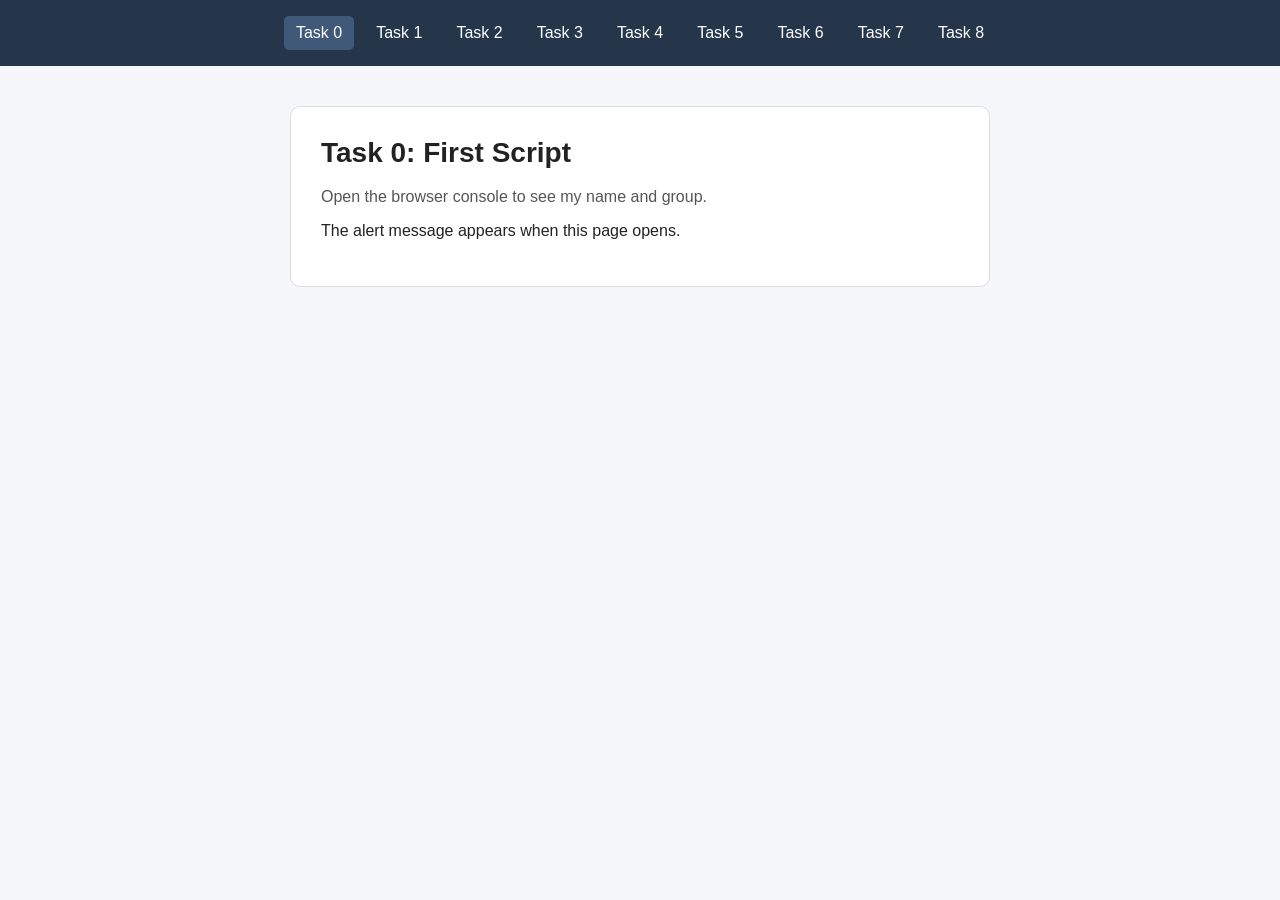
<file: index.html>
<!DOCTYPE html>
<html lang="en">
<head>
    <meta charset="UTF-8">
    <meta name="viewport" content="width=device-width, initial-scale=1.0">
    <title>Task 0 - First Script</title>
    <link rel="stylesheet" href="CSS/style.css">
</head>
<body>
    <header>
        <nav class="task-navbar" aria-label="Task navigation">
            <a href="index.html" class="active" aria-current="page">Task 0</a>
            <a href="task1.html">Task 1</a>
            <a href="task2.html">Task 2</a>
            <a href="task3.html">Task 3</a>
            <a href="task4.html">Task 4</a>
            <a href="task5.html">Task 5</a>
            <a href="task6.html">Task 6</a>
            <a href="task7.html">Task 7</a>
            <a href="task8.html">Task 8</a>
        </nav>
    </header>

    <main>
        <h1>Task 0: First Script</h1>
        <p class="description">Open the browser console to see my name and group.</p>
        <p>The alert message appears when this page opens.</p>
    </main>

    <script src="JS/task0.js"></script>
</body>
</html>
</file>
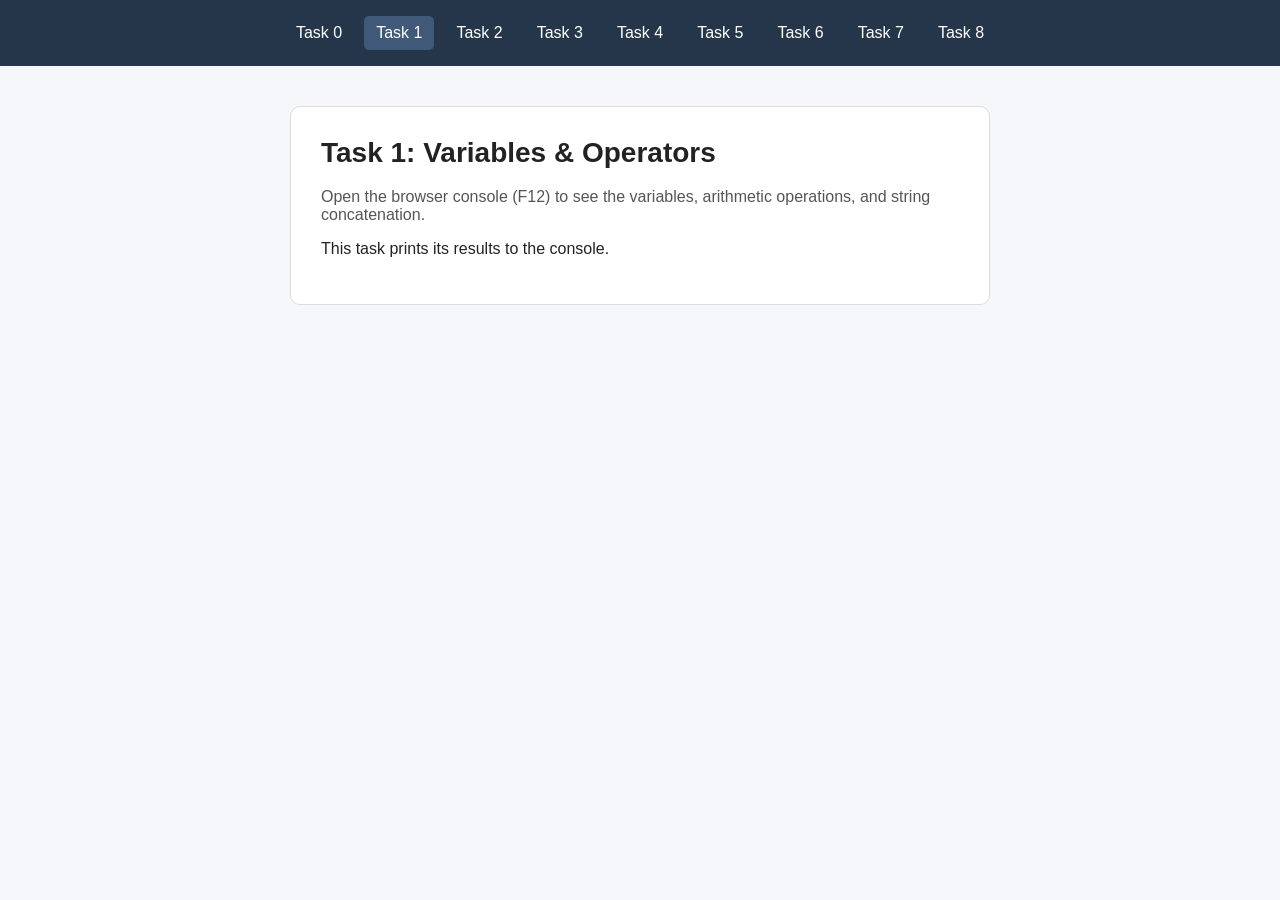
<file: task1.html>
<!DOCTYPE html>
<html lang="en">
<head>
    <meta charset="UTF-8">
    <meta name="viewport" content="width=device-width, initial-scale=1.0">
    <title>Task 1 - Variables &amp; Operators</title>
    <link rel="stylesheet" href="CSS/style.css">
</head>
<body>
    <header>
        <nav class="task-navbar" aria-label="Task navigation">
            <a href="index.html">Task 0</a>
            <a href="task1.html" class="active" aria-current="page">Task 1</a>
            <a href="task2.html">Task 2</a>
            <a href="task3.html">Task 3</a>
            <a href="task4.html">Task 4</a>
            <a href="task5.html">Task 5</a>
            <a href="task6.html">Task 6</a>
            <a href="task7.html">Task 7</a>
            <a href="task8.html">Task 8</a>
        </nav>
    </header>

    <main>
        <h1>Task 1: Variables &amp; Operators</h1>
        <p class="description">Open the browser console (F12) to see the variables, arithmetic operations, and string concatenation.</p>
        <p>This task prints its results to the console.</p>
    </main>

    <script src="JS/task1.js"></script>
</body>
</html>
</file>
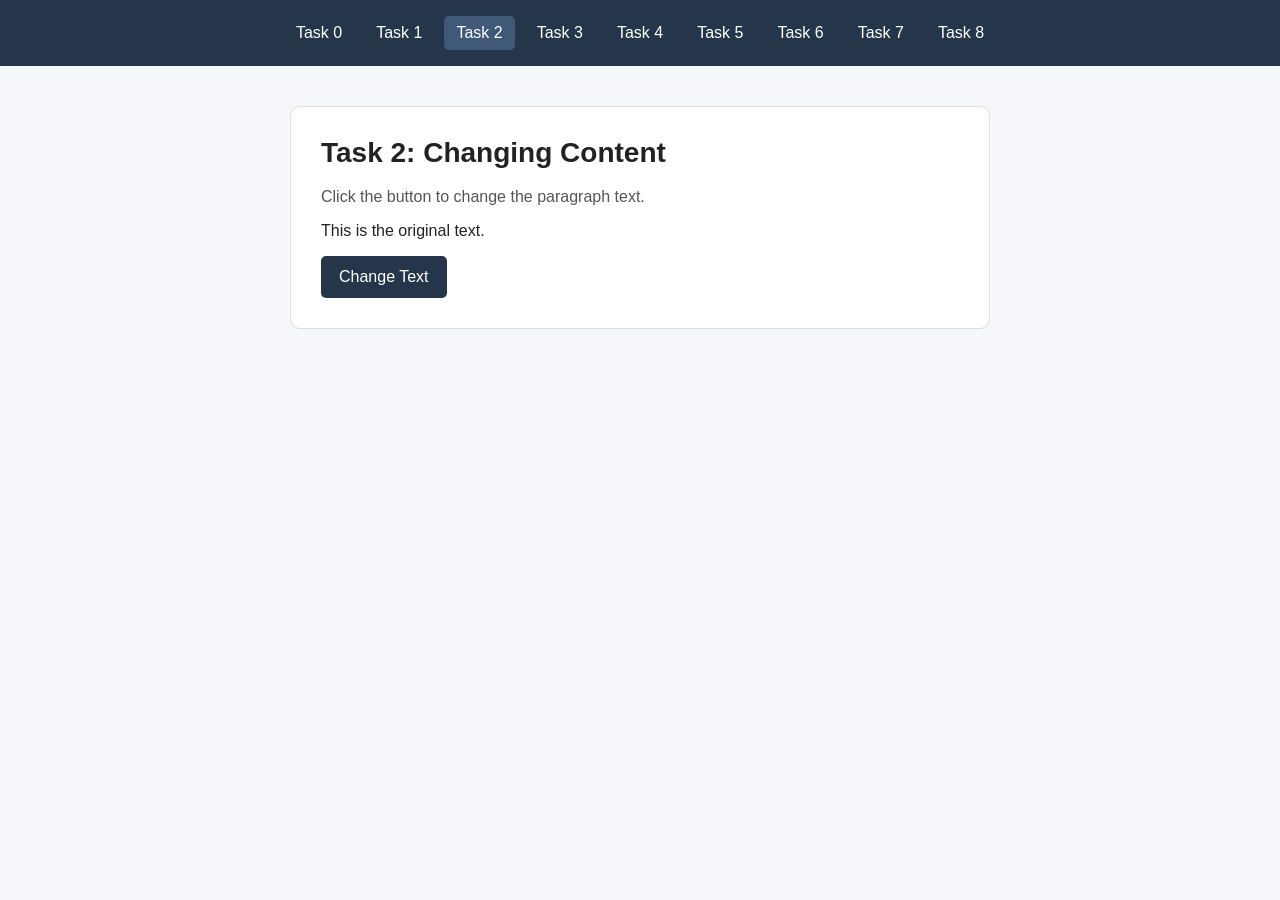
<file: task2.html>
<!DOCTYPE html>
<html lang="en">
<head>
    <meta charset="UTF-8">
    <meta name="viewport" content="width=device-width, initial-scale=1.0">
    <title>Task 2 - Changing Content</title>
    <link rel="stylesheet" href="CSS/style.css">
</head>
<body>
    <header>
        <nav class="task-navbar" aria-label="Task navigation">
            <a href="index.html">Task 0</a>
            <a href="task1.html">Task 1</a>
            <a href="task2.html" class="active" aria-current="page">Task 2</a>
            <a href="task3.html">Task 3</a>
            <a href="task4.html">Task 4</a>
            <a href="task5.html">Task 5</a>
            <a href="task6.html">Task 6</a>
            <a href="task7.html">Task 7</a>
            <a href="task8.html">Task 8</a>
        </nav>
    </header>

    <main>
        <h1>Task 2: Changing Content</h1>
        <p class="description">Click the button to change the paragraph text.</p>
        <p id="message">This is the original text.</p>
        <button type="button" id="changeText">Change Text</button>
    </main>

    <script src="JS/task2.js"></script>
</body>
</html>
</file>
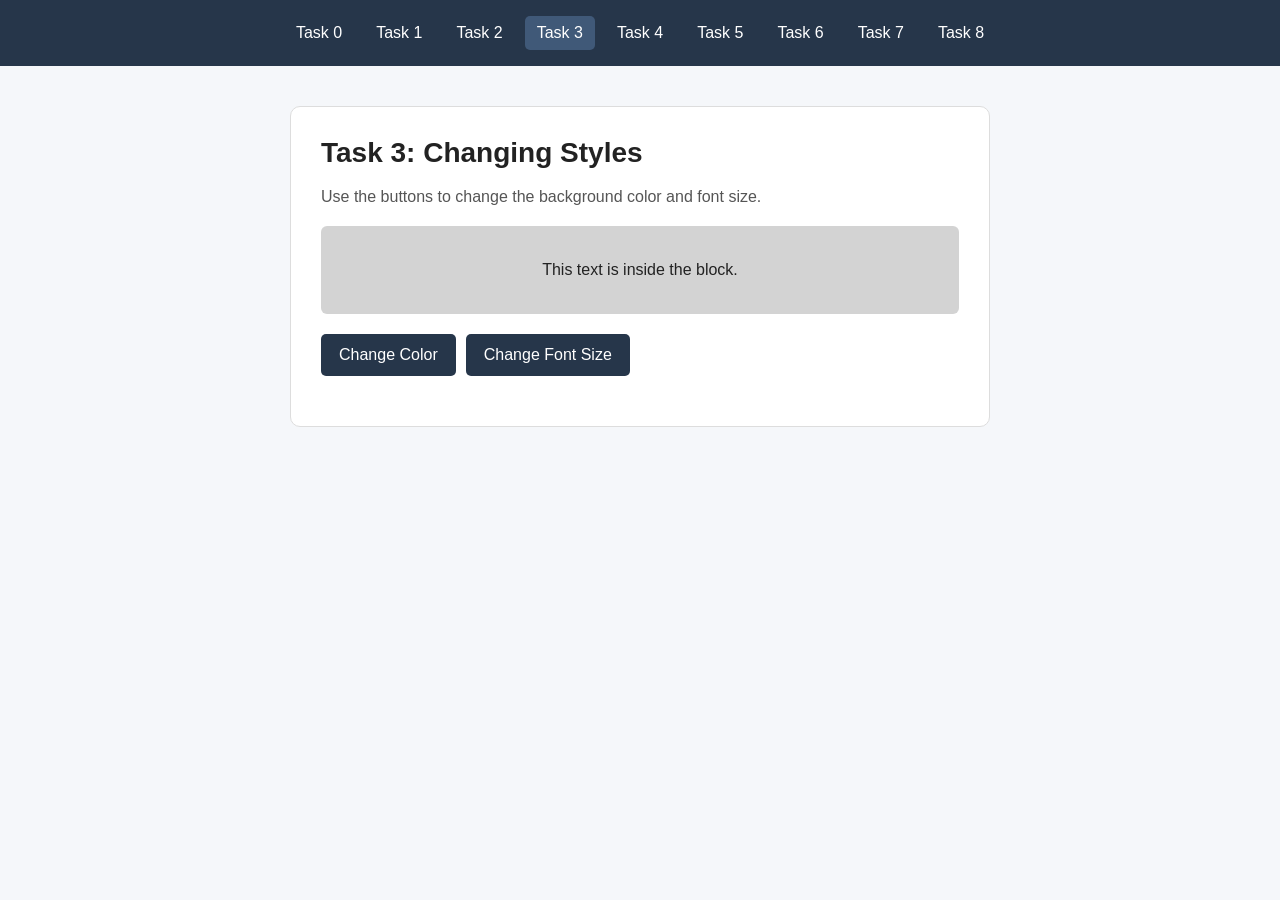
<file: task3.html>
<!DOCTYPE html>
<html lang="en">
<head>
    <meta charset="UTF-8">
    <meta name="viewport" content="width=device-width, initial-scale=1.0">
    <title>Task 3 - Changing Styles</title>
    <link rel="stylesheet" href="CSS/style.css">
</head>
<body>
    <header>
        <nav class="task-navbar" aria-label="Task navigation">
            <a href="index.html">Task 0</a>
            <a href="task1.html">Task 1</a>
            <a href="task2.html">Task 2</a>
            <a href="task3.html" class="active" aria-current="page">Task 3</a>
            <a href="task4.html">Task 4</a>
            <a href="task5.html">Task 5</a>
            <a href="task6.html">Task 6</a>
            <a href="task7.html">Task 7</a>
            <a href="task8.html">Task 8</a>
        </nav>
    </header>

    <main>
        <h1>Task 3: Changing Styles</h1>
        <p class="description">Use the buttons to change the background color and font size.</p>
        <div id="styleBlock" class="example-box">
            This text is inside the block.
        </div>
        <div class="button-group">
            <button type="button" id="changeColor">Change Color</button>
            <button type="button" id="changeFont">Change Font Size</button>
        </div>
    </main>

    <script src="JS/task3.js"></script>
</body>
</html>
</file>
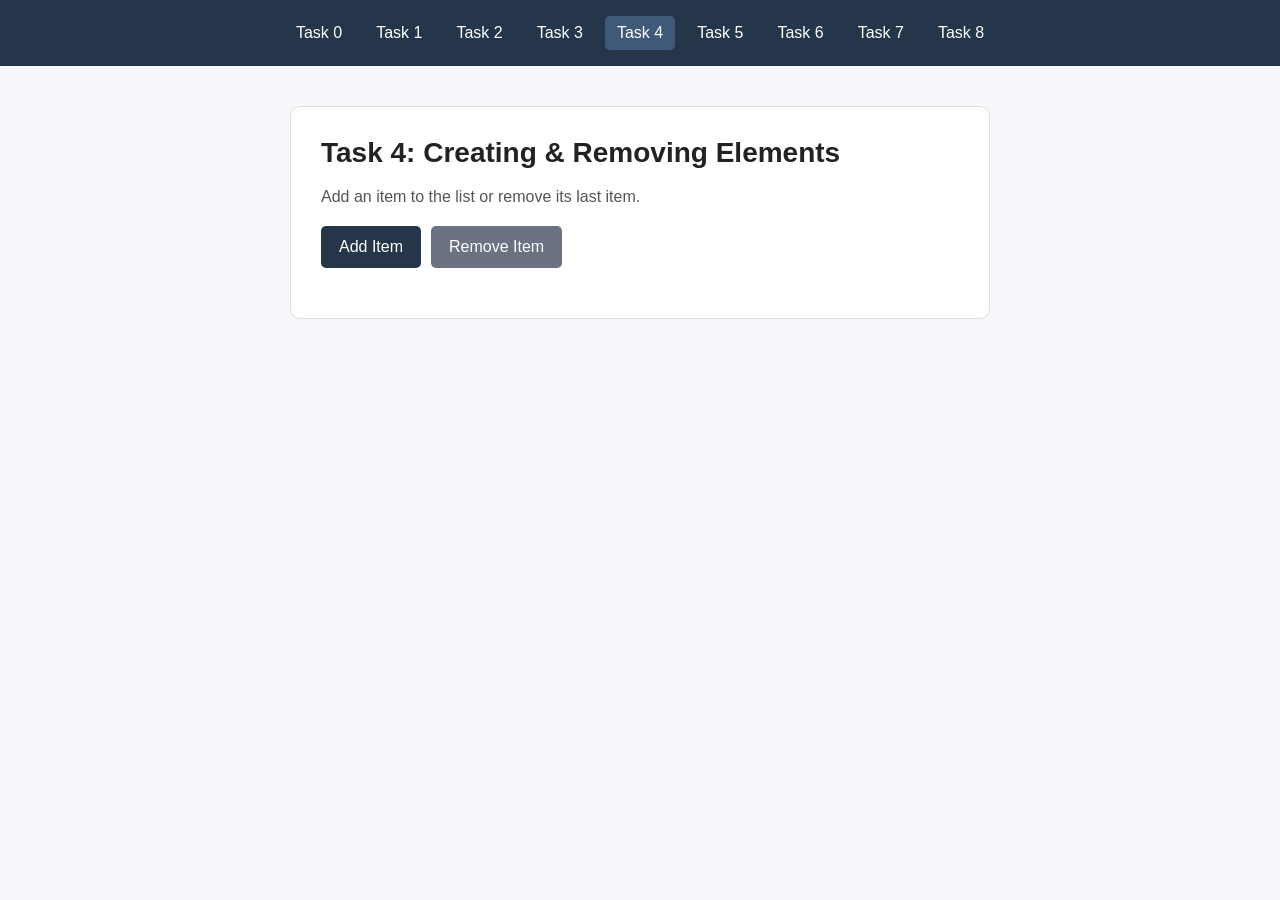
<file: task4.html>
<!DOCTYPE html>
<html lang="en">
<head>
    <meta charset="UTF-8">
    <meta name="viewport" content="width=device-width, initial-scale=1.0">
    <title>Task 4 - Creating &amp; Removing Elements</title>
    <link rel="stylesheet" href="CSS/style.css">
</head>
<body>
    <header>
        <nav class="task-navbar" aria-label="Task navigation">
            <a href="index.html">Task 0</a>
            <a href="task1.html">Task 1</a>
            <a href="task2.html">Task 2</a>
            <a href="task3.html">Task 3</a>
            <a href="task4.html" class="active" aria-current="page">Task 4</a>
            <a href="task5.html">Task 5</a>
            <a href="task6.html">Task 6</a>
            <a href="task7.html">Task 7</a>
            <a href="task8.html">Task 8</a>
        </nav>
    </header>

    <main>
        <h1>Task 4: Creating &amp; Removing Elements</h1>
        <p class="description">Add an item to the list or remove its last item.</p>
        <div class="button-group">
            <button type="button" id="addItem">Add Item</button>
            <button type="button" id="removeItem" class="secondary">Remove Item</button>
        </div>
        <ul id="itemList" class="simple-list"></ul>
    </main>

    <script src="JS/task4.js"></script>
</body>
</html>
</file>
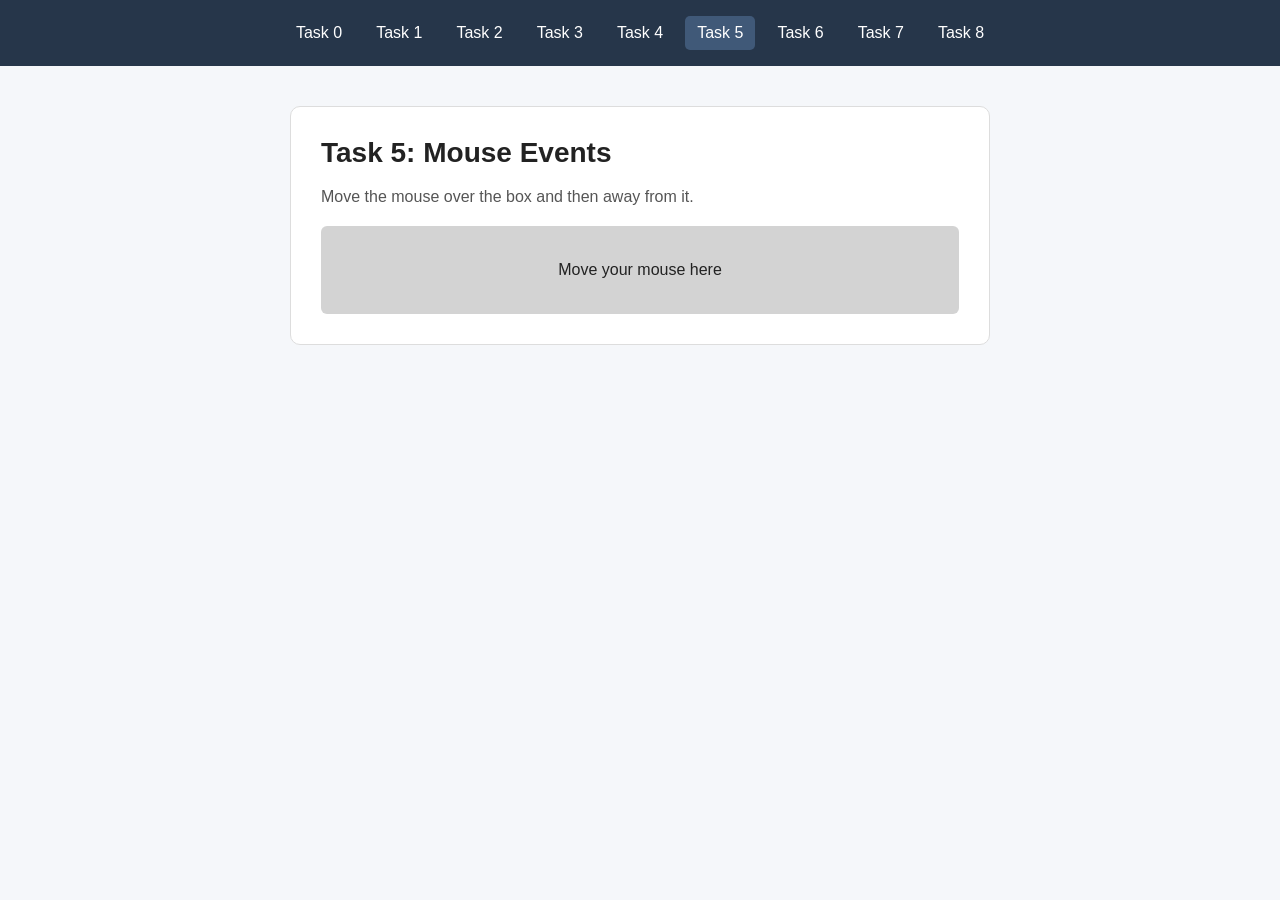
<file: task5.html>
<!DOCTYPE html>
<html lang="en">
<head>
    <meta charset="UTF-8">
    <meta name="viewport" content="width=device-width, initial-scale=1.0">
    <title>Task 5 - Mouse Events</title>
    <link rel="stylesheet" href="CSS/style.css">
</head>
<body>
    <header>
        <nav class="task-navbar" aria-label="Task navigation">
            <a href="index.html">Task 0</a>
            <a href="task1.html">Task 1</a>
            <a href="task2.html">Task 2</a>
            <a href="task3.html">Task 3</a>
            <a href="task4.html">Task 4</a>
            <a href="task5.html" class="active" aria-current="page">Task 5</a>
            <a href="task6.html">Task 6</a>
            <a href="task7.html">Task 7</a>
            <a href="task8.html">Task 8</a>
        </nav>
    </header>

    <main>
        <h1>Task 5: Mouse Events</h1>
        <p class="description">Move the mouse over the box and then away from it.</p>
        <div id="hoverBox" class="example-box hover-box">
            Move your mouse here
        </div>
    </main>

    <script src="JS/task5.js"></script>
</body>
</html>
</file>
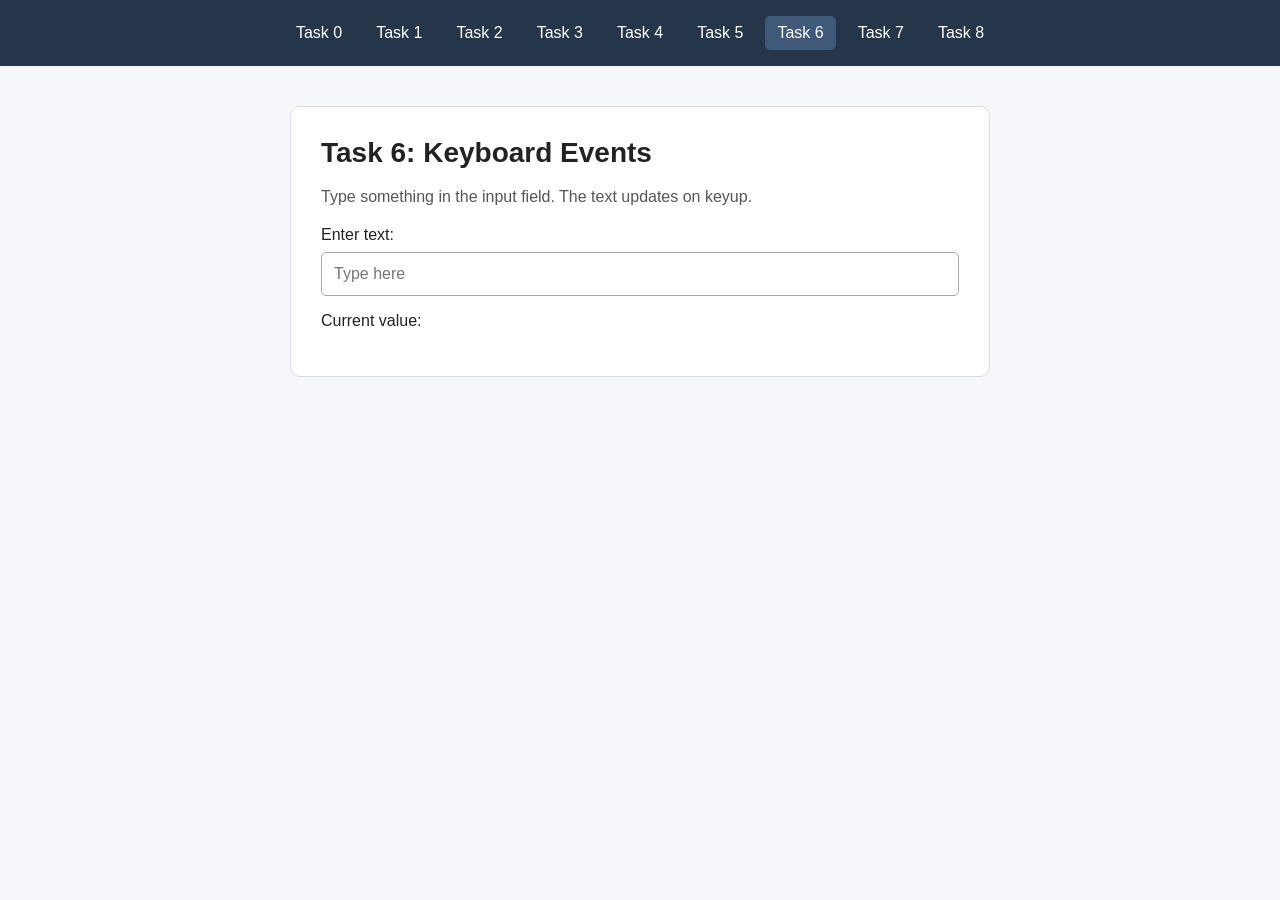
<file: task6.html>
<!DOCTYPE html>
<html lang="en">
<head>
    <meta charset="UTF-8">
    <meta name="viewport" content="width=device-width, initial-scale=1.0">
    <title>Task 6 - Keyboard Events</title>
    <link rel="stylesheet" href="CSS/style.css">
</head>
<body>
    <header>
        <nav class="task-navbar" aria-label="Task navigation">
            <a href="index.html">Task 0</a>
            <a href="task1.html">Task 1</a>
            <a href="task2.html">Task 2</a>
            <a href="task3.html">Task 3</a>
            <a href="task4.html">Task 4</a>
            <a href="task5.html">Task 5</a>
            <a href="task6.html" class="active" aria-current="page">Task 6</a>
            <a href="task7.html">Task 7</a>
            <a href="task8.html">Task 8</a>
        </nav>
    </header>

    <main>
        <h1>Task 6: Keyboard Events</h1>
        <p class="description">Type something in the input field. The text updates on keyup.</p>
        <label for="liveInput">Enter text:</label>
        <input type="text" id="liveInput" placeholder="Type here">
        <p>Current value: <span id="liveOutput"></span></p>
    </main>

    <script src="JS/task6.js"></script>
</body>
</html>
</file>
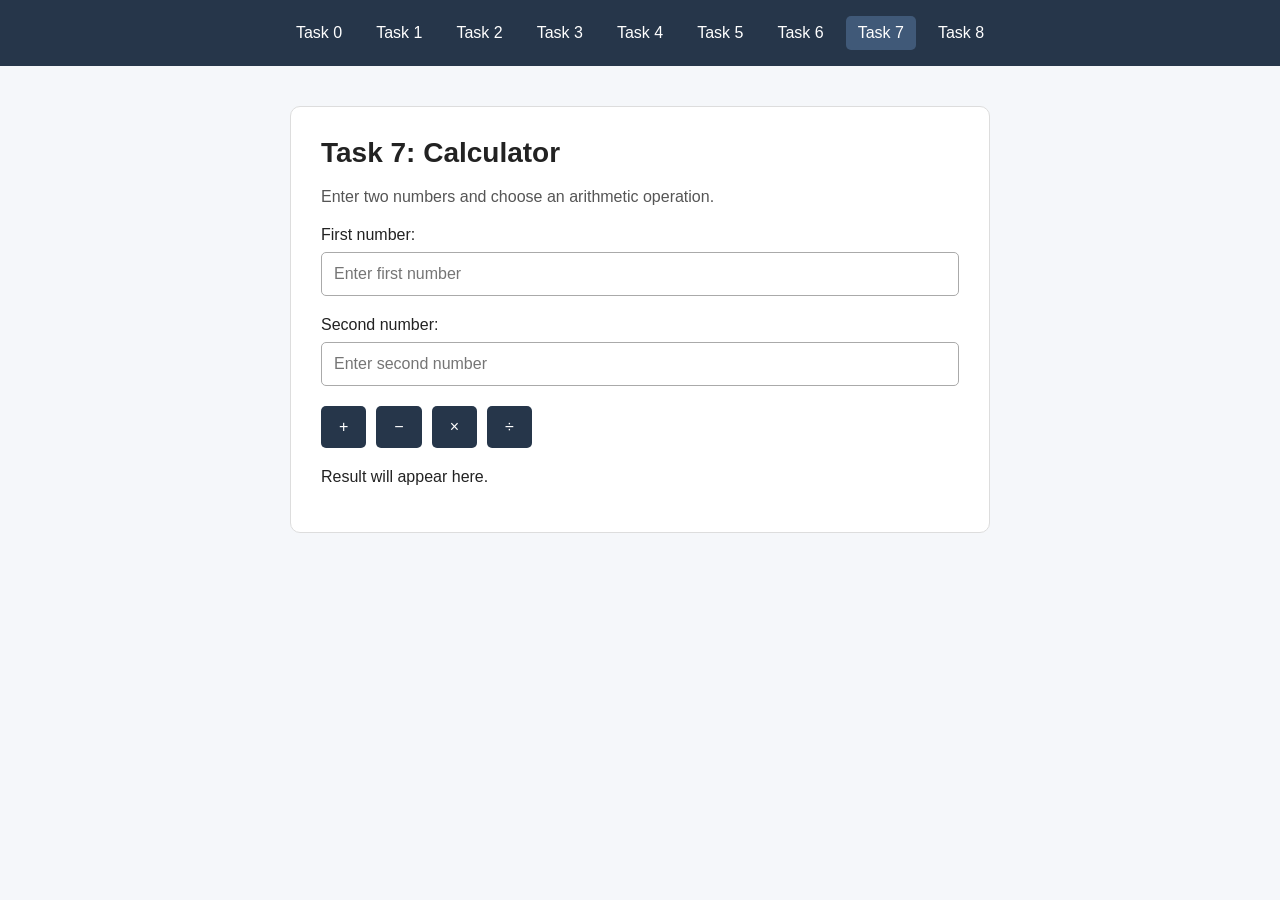
<file: task7.html>
<!DOCTYPE html>
<html lang="en">
<head>
    <meta charset="UTF-8">
    <meta name="viewport" content="width=device-width, initial-scale=1.0">
    <title>Task 7 - Calculator</title>
    <link rel="stylesheet" href="CSS/style.css">
</head>
<body>
    <header>
        <nav class="task-navbar" aria-label="Task navigation">
            <a href="index.html">Task 0</a>
            <a href="task1.html">Task 1</a>
            <a href="task2.html">Task 2</a>
            <a href="task3.html">Task 3</a>
            <a href="task4.html">Task 4</a>
            <a href="task5.html">Task 5</a>
            <a href="task6.html">Task 6</a>
            <a href="task7.html" class="active" aria-current="page">Task 7</a>
            <a href="task8.html">Task 8</a>
        </nav>
    </header>

    <main>
        <h1>Task 7: Calculator</h1>
        <p class="description">Enter two numbers and choose an arithmetic operation.</p>
        <label for="firstNumber">First number:</label>
        <input type="number" id="firstNumber" step="any" placeholder="Enter first number">

        <label for="secondNumber">Second number:</label>
        <input type="number" id="secondNumber" step="any" placeholder="Enter second number">

        <div class="button-group">
            <button type="button" id="add">+</button>
            <button type="button" id="subtract">−</button>
            <button type="button" id="multiply">×</button>
            <button type="button" id="divide">÷</button>
        </div>
        <p id="result" role="status" aria-live="polite">Result will appear here.</p>
    </main>

    <script src="JS/task7.js"></script>
</body>
</html>
</file>
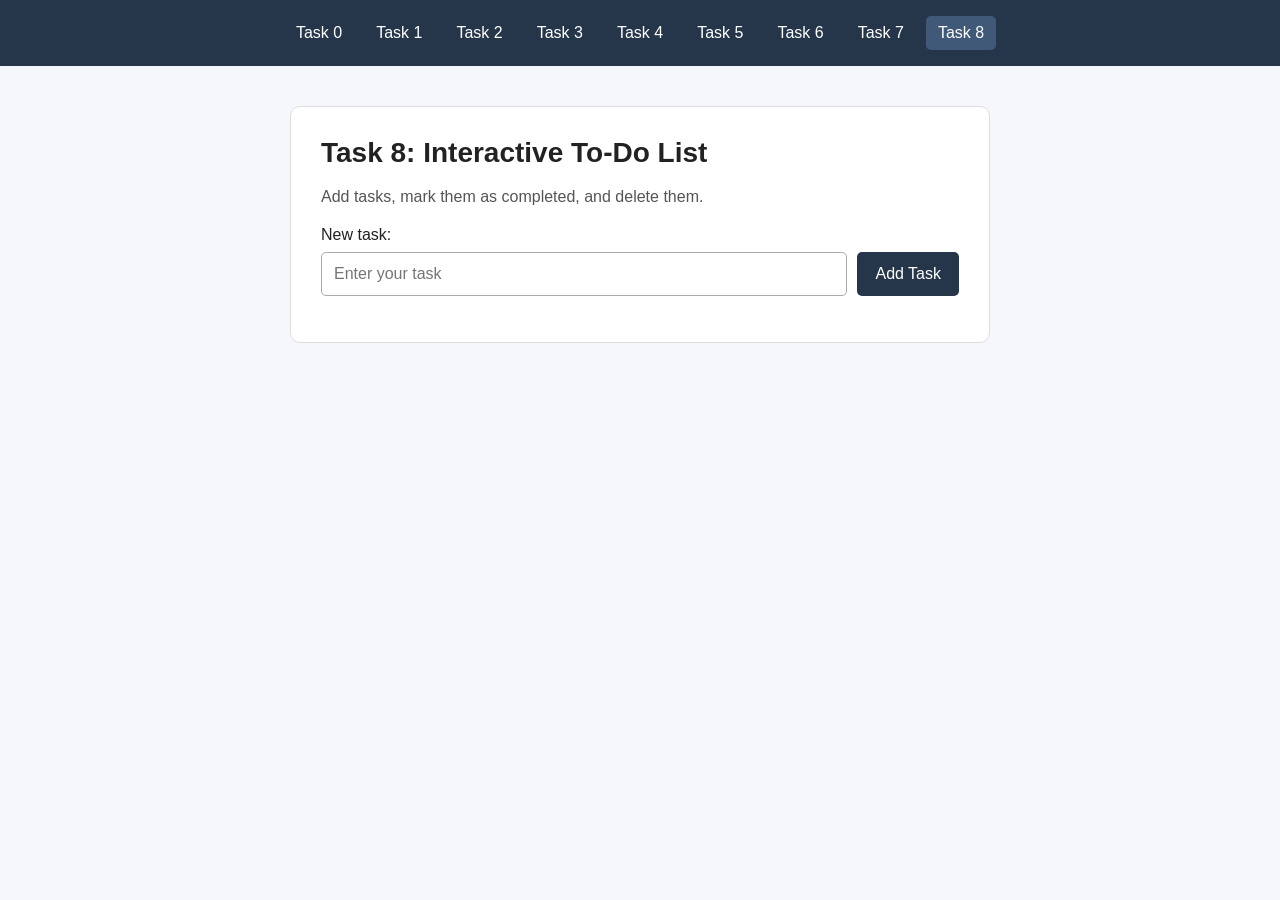
<file: task8.html>
<!DOCTYPE html>
<html lang="en">
<head>
    <meta charset="UTF-8">
    <meta name="viewport" content="width=device-width, initial-scale=1.0">
    <title>Task 8 - Interactive To-Do List</title>
    <link rel="stylesheet" href="CSS/style.css">
</head>
<body>
    <header>
        <nav class="task-navbar" aria-label="Task navigation">
            <a href="index.html">Task 0</a>
            <a href="task1.html">Task 1</a>
            <a href="task2.html">Task 2</a>
            <a href="task3.html">Task 3</a>
            <a href="task4.html">Task 4</a>
            <a href="task5.html">Task 5</a>
            <a href="task6.html">Task 6</a>
            <a href="task7.html">Task 7</a>
            <a href="task8.html" class="active" aria-current="page">Task 8</a>
        </nav>
    </header>

    <main>
        <h1>Task 8: Interactive To-Do List</h1>
        <p class="description">Add tasks, mark them as completed, and delete them.</p>
        <label for="taskInput">New task:</label>
        <div class="todo-controls">
            <input type="text" id="taskInput" placeholder="Enter your task">
            <button type="button" id="addTask">Add Task</button>
        </div>
        <p id="taskMessage" role="status" aria-live="polite"></p>
        <ul id="taskList" class="todo-list"></ul>
    </main>

    <script src="JS/task8.js"></script>
</body>
</html>
</file>
<file: CSS/style.css>
* {
    box-sizing: border-box;
}

body {
    margin: 0;
    font-family: Arial, sans-serif;
    color: #222;
    background-color: #f5f7fa;
}

.task-navbar {
    display: flex;
    justify-content: center;
    flex-wrap: wrap;
    gap: 10px;
    padding: 16px;
    background-color: #26364a;
}

.task-navbar a {
    padding: 8px 12px;
    color: white;
    text-decoration: none;
    border-radius: 5px;
}

.task-navbar a:hover,
.task-navbar a.active {
    background-color: #405978;
}

main {
    max-width: 700px;
    margin: 40px auto;
    padding: 30px;
    background-color: white;
    border: 1px solid #ddd;
    border-radius: 10px;
}

h1 {
    font-size: 28px;
    margin-top: 0;
}

.description {
    color: #555;
}

label {
    display: block;
    margin: 20px 0 8px;
}

input[type="text"],
input[type="number"] {
    width: 100%;
    padding: 12px;
    border: 1px solid #aaa;
    border-radius: 5px;
    font: inherit;
}

button {
    padding: 12px 18px;
    background-color: #26364a;
    color: white;
    border: none;
    border-radius: 5px;
    cursor: pointer;
    font: inherit;
}

button:hover {
    background-color: #405978;
}

button.secondary {
    background-color: #6b7280;
}

button.secondary:hover {
    background-color: #4b5563;
}

.button-group {
    display: flex;
    flex-wrap: wrap;
    gap: 10px;
    margin: 20px 0;
}

.example-box {
    padding: 35px;
    background-color: lightgray;
    border-radius: 6px;
    margin-top: 20px;
    text-align: center;
}

.hover-box {
    cursor: pointer;
}

.simple-list li {
    padding: 5px 0;
}

.todo-controls {
    display: flex;
    gap: 10px;
}

.todo-controls input {
    flex: 1;
    min-width: 0;
}

.todo-list {
    list-style: none;
    padding: 0;
}

.todo-item {
    display: flex;
    align-items: center;
    gap: 12px;
    padding: 12px 0;
    border-bottom: 1px solid #ddd;
}

.todo-item span {
    flex: 1;
    overflow-wrap: anywhere;
}

.todo-item .completed {
    text-decoration: line-through;
    color: #777;
}

@media (max-width: 600px) {
    main {
        margin: 20px 12px;
        padding: 20px;
    }

    .todo-controls {
        flex-direction: column;
    }
}
</file>
